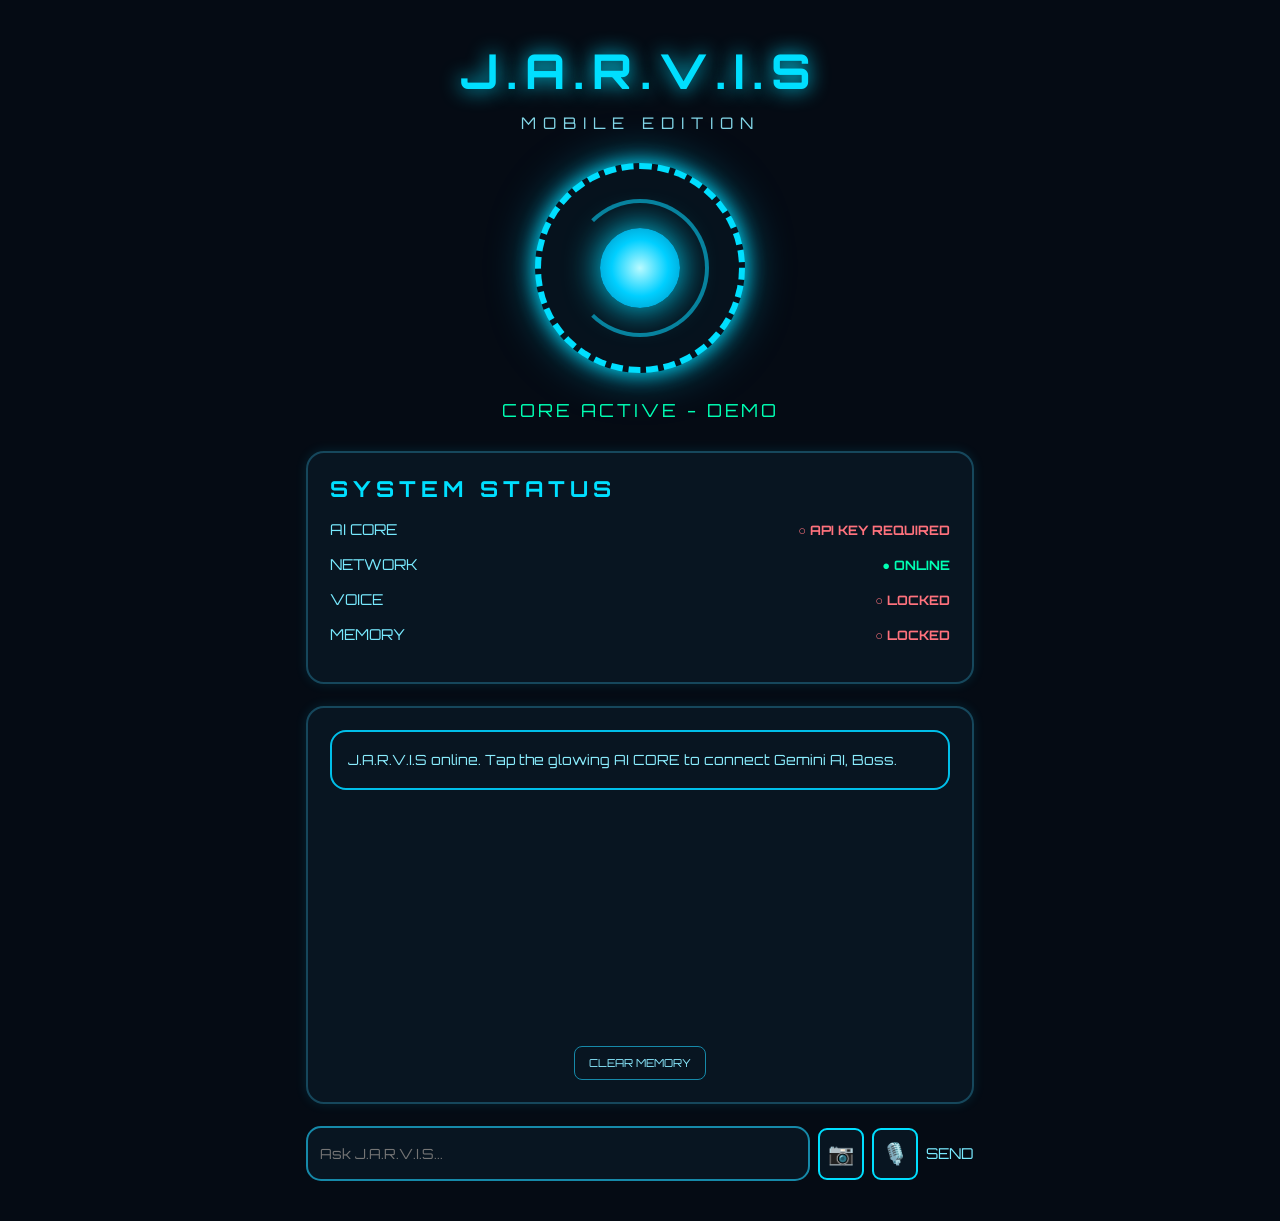
<file: index.html>
<!DOCTYPE html>
<html lang="en">
<head>
<meta charset="UTF-8">
<meta name="viewport" content="width=device-width, initial-scale=1, viewport-fit=cover">
<meta name="theme-color" content="#050b14">
<title>J.A.R.V.I.S - Mobile Edition</title>
<link rel="preconnect" href="https://fonts.googleapis.com">
<link href="https://fonts.googleapis.com/css2?family=Orbitron:wght@400;500;600;700&display=swap" rel="stylesheet">
<style>
*{margin:0;padding:0;box-sizing:border-box}
body{background:#050b14;color:#78eaff;font-family:'Orbitron',sans-serif;min-height:100vh}
.app{max-width:700px;margin:auto;padding:25px 16px 40px}
.header{text-align:center;margin:15px 0 30px}
.header h1{color:#00dfff;font-size:clamp(30px,8vw,48px);letter-spacing:8px;text-shadow:0 0 20px #00dfff}
.header p{color:#83d7e8;margin-top:12px;letter-spacing:7px;font-size:16px}
.core-section{text-align:center;margin:30px 0}
.core{width:210px;height:210px;position:relative;border-radius:50%;border:6px dashed #00dfff;background:#06121d;box-shadow:0 0 20px #00dfff,0 0 45px rgba(0,210,255,.5);cursor:pointer;touch-action:manipulation;animation:spin 15s linear infinite}
.core-inner{position:absolute;inset:30px;border:4px solid #087f9b;border-left-color:transparent;border-radius:50%}
.core-center{position:absolute;width:80px;height:80px;background:radial-gradient(circle,#b9faff,#00cfff,#0089b7);border-radius:50%;top:50%;left:50%;transform:translate(-50%,-50%);box-shadow:0 0 35px #00dfff}
@keyframes spin{to{transform:rotate(360deg)}}
#coreStatus{margin-top:26px;color:#00ffb3;font-size:18px;letter-spacing:3px}
.panel{background:#081521;border:2px solid #16475c;border-radius:18px;padding:22px;margin:22px 0;box-shadow:0 0 12px rgba(0,210,255,.12)}
.panel h2{color:#00dfff;letter-spacing:5px;font-size:22px;margin-bottom:18px}
.row{display:flex;justify-content:space-between;align-items:center;gap:8px;margin:16px 0;font-size:15px}
.row strong{font-size:13px;text-align:right}
.online{color:#00ffb3}.offline{color:#ff727d}
.chat{min-height:300px;max-height:480px;overflow-y:auto;display:flex;flex-direction:column;gap:14px}
.message{padding:16px;border:2px solid #00bfe9;border-radius:16px;color:#8beeff;font-size:14px;line-height:1.7;overflow-wrap:anywhere;white-space:pre-wrap}
.message.user{color:#fff;border-color:#00ffb3;align-self:flex-end;max-width:90%}
.message.error{color:#ff858e;border-color:#ff727d}
.input-section{display:flex;align-items:center;gap:8px;margin-top:22px}
#msg{flex:1;min-width:0;padding:17px 12px;background:#081521;border:2px solid #1689a9;border-radius:15px;color:#fff;font-family:inherit;font-size:14px;outline:none}
#msg:focus{border-color:#00dfff;box-shadow:0 0 12px #00bfff}
.ibtn{width:46px;height:52px;flex-shrink:0;border:2px solid #00dfff;background:#081521;border-radius:9px;font-size:21px;cursor:pointer}
.ibtn.listening{background:#a51f35;box-shadow:0 0 15px #ff4455}
.send-btn{color:#78eaff;background:transparent;border:none;font-family:inherit;font-size:15px;cursor:pointer}
.clear-btn{display:block;margin:16px auto 0;background:transparent;color:#8beaff;border:1px solid #1689a9;border-radius:8px;padding:9px 14px;font-family:inherit;font-size:11px;cursor:pointer}
.api-overlay{position:fixed;inset:0;background:rgba(0,0,0,.9);display:flex;align-items:center;justify-content:center;padding:20px;z-index:999999;backdrop-filter:blur(8px)}
.api-overlay[hidden]{display:none!important}
.api-box{width:100%;max-width:430px;max-height:85vh;overflow-y:auto;background:#081521;border:2px solid #00dfff;border-radius:20px;padding:25px;text-align:center;box-shadow:0 0 20px #00dfff,0 0 50px rgba(0,210,255,.4)}
.api-box h2{color:#00dfff;font-size:20px;line-height:1.6}
.api-box p{margin:14px 0;font-size:13px}
.api-box label{display:block;text-align:left;margin:18px 0 10px;font-size:12px}
.key-wrapper{display:flex;gap:7px}
#geminiKey{flex:1;min-width:0;padding:14px 10px;background:#020912;border:1px solid #00dfff;color:#fff;border-radius:8px;font-size:13px}
#toggleKey{padding:8px;background:#102b3b;color:#00dfff;border:1px solid #00dfff;border-radius:8px;font-size:11px}
.api-btn{width:100%;padding:14px;margin-top:14px;border-radius:8px;font-family:inherit;cursor:pointer}
.connect-btn{background:#00dfff;color:#001018;border:none;font-weight:bold}
.close-btn{background:transparent;color:#8beaff;border:1px solid #1689a9}
#keyError{color:#ff727d;font-size:12px;line-height:1.6;overflow-wrap:anywhere}
.api-box small{display:block;color:#90aab5;margin-top:14px;line-height:1.6}
button:disabled{opacity:.5;cursor:not-allowed}
@media(max-width:420px){.core{width:185px;height:185px}.panel{padding:18px}.row{font-size:13px}#msg{font-size:12px;padding:14px 9px}.ibtn{width:42px}.send-btn{font-size:12px}}
</style>
</head>
<body>
<main class="app">
  <header class="header"><h1>J.A.R.V.I.S</h1><p>MOBILE EDITION</p></header>

  <section class="core-section">
    <button id="jarvisCore" class="core" type="button" onclick="openApiPopup()" aria-label="Open AI configuration">
      <span class="core-inner"></span><span class="core-center"></span>
    </button>
    <p id="coreStatus">CORE ACTIVE - DEMO</p>
  </section>

  <section class="panel">
    <h2>SYSTEM STATUS</h2>
    <div class="row"><span>AI CORE</span><strong id="aiStatus" class="offline">○ API KEY REQUIRED</strong></div>
    <div class="row"><span>NETWORK</span><strong id="networkStatus" class="online">● ONLINE</strong></div>
    <div class="row"><span>VOICE</span><strong id="voiceStatus" class="offline">○ LOCKED</strong></div>
    <div class="row"><span>MEMORY</span><strong id="memoryStatus" class="offline">○ LOCKED</strong></div>
  </section>

  <section class="panel">
    <div id="chat" class="chat">
      <div class="message ai">J.A.R.V.I.S online. Tap the glowing AI CORE to connect Gemini AI, Boss.</div>
    </div>
    <button id="clear-btn" class="clear-btn" type="button">CLEAR MEMORY</button>
  </section>

  <section class="input-section">
    <input id="msg" type="text" placeholder="Ask J.A.R.V.I.S..." autocomplete="off">
    <input id="img-input" type="file" accept="image/*" hidden>
    <button id="cam-btn" class="ibtn" type="button" aria-label="Analyze image">📷</button>
    <button id="mic-btn" class="ibtn" type="button" aria-label="Voice input">🎙️</button>
    <button id="send" class="send-btn" type="button">SEND</button>
  </section>
</main>

<div id="apiOverlay" class="api-overlay" hidden>
  <div class="api-box">
    <h2>J.A.R.V.I.S CONFIGURATION</h2>
    <p>CONNECT GEMINI AI CORE</p>
    <label for="geminiKey">ENTER GEMINI API KEY</label>
    <div class="key-wrapper">
      <input id="geminiKey" type="password" placeholder="Paste your Gemini API key" autocomplete="off">
      <button id="toggleKey" type="button" onclick="toggleApiVisibility()">SHOW</button>
    </div>
    <button id="saveApiKey" class="api-btn connect-btn" type="button" onclick="connectGemini()">CONNECT AI CORE</button>
    <button class="api-btn close-btn" type="button" onclick="closeApiPopup()">CANCEL</button>
    <p id="keyError"></p>
    <small>Your API key is stored only in this browser on this device. Do not share your API key.</small>
  </div>
</div>

<script>
// Models are tried in order. If a name is "not found", copy the exact ID from Google AI Studio.
const MODELS = ["gemini-4-hydrogen", "gemini-2.5-flash-lite", "gemini-flash-latest"];
const SYSTEM = "You are J.A.R.V.I.S, a helpful personal AI assistant. Address the user respectfully as Boss when appropriate. Give accurate, useful, concise answers.";
const $ = id => document.getElementById(id);
const sleep = ms => new Promise(r => setTimeout(r, ms));

let apiKey = localStorage.getItem("JARVIS_KEY") || "";
let memory = JSON.parse(localStorage.getItem("JARVIS_MEMORY") || "[]");
let busy = false, rec = null, listening = false;

const saveMemory = () => localStorage.setItem("JARVIS_MEMORY", JSON.stringify(memory.slice(-40)));

/* ---------- UI helpers ---------- */
function add(text, type = "ai") {
  const d = document.createElement("div");
  d.className = "message " + type;
  d.textContent = text;
  $("chat").appendChild(d);
  $("chat").scrollTop = $("chat").scrollHeight;
  return d;
}
function setStatus(id, text, state) { $(id).textContent = text; $(id).className = state; }
function updateStatus(on) {
  setStatus("aiStatus", on ? "● CONNECTED" : "○ API KEY REQUIRED", on ? "online" : "offline");
  setStatus("voiceStatus", !rec ? "○ UNSUPPORTED" : on ? "● READY" : "○ LOCKED", rec && on ? "online" : "offline");
  setStatus("memoryStatus", on ? "● ACTIVE" : "○ LOCKED", on ? "online" : "offline");
  $("coreStatus").textContent = on ? "CORE ACTIVE - ONLINE" : "CORE ACTIVE - DEMO";
}
function updateNetwork() { setStatus("networkStatus", navigator.onLine ? "● ONLINE" : "○ OFFLINE", navigator.onLine ? "online" : "offline"); }

/* ---------- API popup ---------- */
window.openApiPopup = () => { $("keyError").textContent = ""; $("apiOverlay").hidden = false; setTimeout(() => $("geminiKey").focus(), 150); };
window.closeApiPopup = () => { $("apiOverlay").hidden = true; };
window.toggleApiVisibility = () => {
  const f = $("geminiKey"), show = f.type === "password";
  f.type = show ? "text" : "password";
  $("toggleKey").textContent = show ? "HIDE" : "SHOW";
};
$("apiOverlay").addEventListener("click", e => { if (e.target === $("apiOverlay")) closeApiPopup(); });
document.addEventListener("keydown", e => { if (e.key === "Escape") closeApiPopup(); });
$("geminiKey").addEventListener("keydown", e => { if (e.key === "Enter") { e.preventDefault(); connectGemini(); } });

/* ---------- Gemini engine: retry + model fallback ---------- */
async function generate(contents) {
  let lastErr = new Error("No response from any model.");
  for (const model of MODELS) {
    for (let attempt = 0; attempt < 3; attempt++) {
      try {
        const res = await fetch("https://generativelanguage.googleapis.com/v1beta/models/" + model + ":generateContent", {
          method: "POST",
          headers: { "Content-Type": "application/json", "x-goog-api-key": apiKey },
          body: JSON.stringify({ system_instruction: { parts: [{ text: SYSTEM }] }, contents })
        });
        const data = await res.json().catch(() => ({}));
        const text = data.candidates?.[0]?.content?.parts?.map(p => p.text || "").join("").trim();
        if (res.ok && text) return text;

        const msg = data.error?.message || (res.ok ? "Empty or blocked response." : "Error " + res.status);
        lastErr = new Error(msg);
        if ((res.status === 400 || res.status === 403) && /api key|permission|billing/i.test(msg)) throw lastErr;
        if ([500, 502, 503, 504].includes(res.status) || /high demand|temporar|unavailable|overloaded/i.test(msg)) {
          await sleep(1000 * 2 ** attempt);   // busy: wait, retry same model
          continue;
        }
        break;                                // 404 / 429 / blocked: next model
      } catch (e) {
        lastErr = e;
        if (/api key|permission|billing/i.test(e.message)) throw e;
        await sleep(1000 * 2 ** attempt);     // network hiccup: retry
      }
    }
  }
  if (/high demand|temporar|unavailable|overloaded|quota|rate|429|503/i.test(lastErr.message))
    throw new Error("All AI models are busy right now. Please try again in a minute.");
  throw lastErr;
}

/* ---------- Connect ---------- */
window.connectGemini = async function () {
  const key = $("geminiKey").value.trim();
  if (!key) { $("keyError").textContent = "Please enter your Gemini API key."; return; }
  if (busy) return;
  busy = true;
  const btn = $("saveApiKey"), previous = apiKey;
  btn.disabled = true; btn.textContent = "CONNECTING..."; $("keyError").textContent = "";
  apiKey = key;
  try {
    const result = await generate([{ role: "user", parts: [{ text: "Reply with exactly: J.A.R.V.I.S AI CORE CONNECTED." }] }]);
    localStorage.setItem("JARVIS_KEY", key);
    updateStatus(true); closeApiPopup(); $("geminiKey").value = "";
    add("J.A.R.V.I.S: " + result);
  } catch (e) {
    apiKey = previous; $("keyError").textContent = e.message;
  } finally {
    busy = false; btn.disabled = false; btn.textContent = "CONNECT AI CORE";
  }
};

/* ---------- Chat (with memory) ---------- */
function ready() {
  if (!apiKey) { add("Please connect Gemini AI using the glowing AI CORE.", "error"); openApiPopup(); return false; }
  if (!navigator.onLine) { add("Internet connection unavailable.", "error"); return false; }
  return !busy;
}

window.sendMessage = async function () {
  const text = $("msg").value.trim();
  if (!text || !ready()) return;
  $("msg").value = "";
  add("YOU: " + text, "user");
  const el = add("J.A.R.V.I.S is processing your request, Boss...");
  busy = true; $("send").disabled = true;
  try {
    const contents = memory.slice(-12).map(m => ({ role: m.role, parts: [{ text: m.text }] }));
    contents.push({ role: "user", parts: [{ text }] });
    const answer = await generate(contents);
    el.textContent = answer;
    memory.push({ role: "user", text }, { role: "model", text: answer });
    saveMemory(); speak(answer);
  } catch (e) {
    el.textContent = "ERROR: " + e.message; el.classList.add("error");
  } finally {
    busy = false; $("send").disabled = false; $("msg").focus();
  }
};
$("send").onclick = sendMessage;
$("msg").addEventListener("keydown", e => { if (e.key === "Enter") { e.preventDefault(); sendMessage(); } });

/* ---------- Vision ---------- */
function shrink(file) {   // resize big phone photos so they upload fast
  return new Promise((resolve, reject) => {
    const img = new Image();
    img.onload = () => {
      const s = Math.min(1, 1024 / Math.max(img.width, img.height)), c = document.createElement("canvas");
      c.width = img.width * s; c.height = img.height * s;
      c.getContext("2d").drawImage(img, 0, 0, c.width, c.height);
      resolve(c.toDataURL("image/jpeg", .85).split(",")[1]);
    };
    img.onerror = () => reject(new Error("Could not read that image."));
    img.src = URL.createObjectURL(file);
  });
}
$("cam-btn").onclick = () => { if (ready() || (apiKey && !busy)) $("img-input").click(); };
$("img-input").onchange = async () => {
  const file = $("img-input").files[0];
  $("img-input").value = "";
  if (!file || !ready()) return;
  const q = $("msg").value.trim() || "What do you see? Describe briefly.";
  $("msg").value = "";
  add("YOU: [IMAGE] " + q, "user");
  const el = add("J.A.R.V.I.S: Analyzing image...");
  busy = true;
  try {
    const data = await shrink(file);
    const answer = await generate([{ role: "user", parts: [{ text: q }, { inline_data: { mime_type: "image/jpeg", data } }] }]);
    el.textContent = answer; speak(answer);
  } catch (e) {
    el.textContent = "ERROR: " + e.message; el.classList.add("error");
  } finally { busy = false; }
};

/* ---------- Clear memory ---------- */
$("clear-btn").onclick = () => {
  memory = []; saveMemory(); $("chat").innerHTML = "";
  add("SYSTEM: Memory cleared.");
};

/* ---------- Voice ---------- */
function speak(text) {
  if (!("speechSynthesis" in window)) return;
  speechSynthesis.cancel();
  const u = new SpeechSynthesisUtterance(text);
  u.lang = "en-IN"; u.rate = 1;
  speechSynthesis.speak(u);
}

const SR = window.SpeechRecognition || window.webkitSpeechRecognition;
if (SR) {
  rec = new SR();
  rec.lang = "en-IN"; rec.continuous = false; rec.interimResults = false;
  rec.onstart = () => { listening = true; $("mic-btn").classList.add("listening"); $("mic-btn").textContent = "🔴"; setStatus("voiceStatus", "● LISTENING", "online"); };
  rec.onresult = e => { $("msg").value = e.results[e.results.length - 1][0].transcript.trim(); sendMessage(); };
  rec.onerror = e => {
    const m = { "not-allowed": "Microphone permission denied. Allow microphone access in browser settings.", "no-speech": "No speech detected. Please try again.", "network": "Speech recognition network error. Check your internet." };
    add("J.A.R.V.I.S: " + (m[e.error] || "Microphone error: " + e.error), "error");
  };
  rec.onend = () => { listening = false; $("mic-btn").classList.remove("listening"); $("mic-btn").textContent = "🎙️"; updateStatus(!!apiKey); };
} else {
  $("mic-btn").disabled = true;
}

$("mic-btn").onclick = () => {
  if (!apiKey) { add("Connect Gemini AI CORE before using voice commands.", "error"); openApiPopup(); return; }
  if (!rec) { add("Speech recognition is not supported in this browser.", "error"); return; }
  if (listening) { rec.stop(); return; }
  if (busy) { add("Please wait for the current AI response.", "error"); return; }
  try { rec.start(); } catch (e) { add("Microphone access failed. Allow microphone permission in site settings.", "error"); }
};

/* ---------- Start ---------- */
window.addEventListener("online", updateNetwork);
window.addEventListener("offline", updateNetwork);
updateNetwork();
updateStatus(!!apiKey);
if (memory.length) {
  $("chat").innerHTML = "";
  memory.forEach(m => add((m.role === "user" ? "YOU: " : "") + m.text, m.role === "user" ? "user" : "ai"));
}
</script>
</body>
</html>
</file>
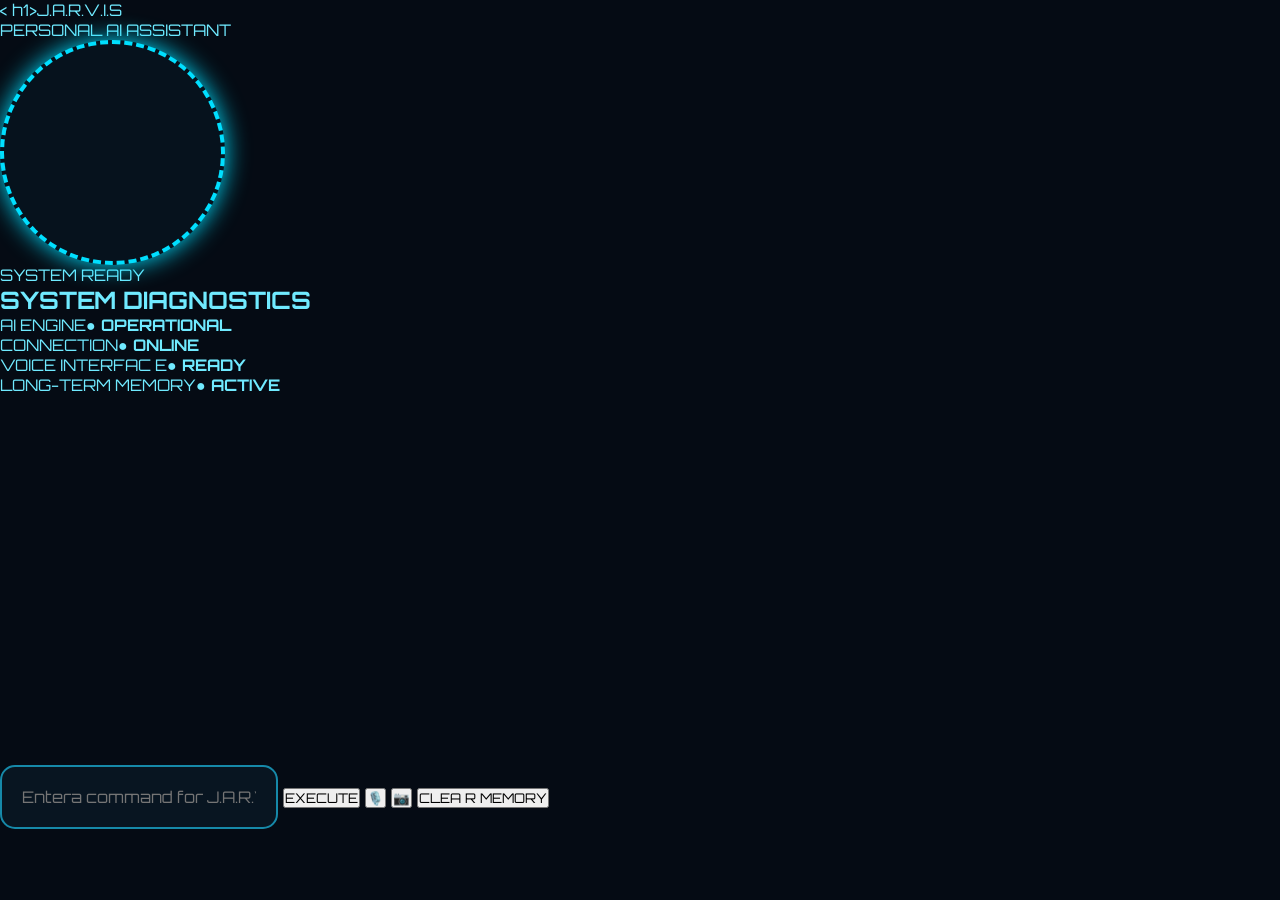
<file: Mike-button.html>
<!DOCTYPE html> <html> <head> <meta charset="UTF-8"> <meta name="viewport" content="width=device-width,
initial-scale=1"> <title>J.A.R.V.I.S</title> <link rel="stylesheet" href="style.css"> </head> <body> <header><
h1>J.A.R.V.I.S</h1><p>PERSONAL AI ASSISTANT</p></header> <div class="core"> <div class="ring r1"></div> <div c
lass="ring r2"></div> <div class="center"></div> </div> <p class="core-text">SYSTEM READY</p> <div class="stat
us"> <h2>SYSTEM DIAGNOSTICS</h2> <div class="row"><span>AI ENGINE</span><b class="on">● OPERATIONAL</b></div>
<div class="row"><span>CONNECTION</span><b class="on">● ONLINE</b></div> <div class="row"><span>VOICE INTERFAC
E</span><b class="on">● READY</b></div> <div class="row"><span>LONG-TERM MEMORY</span><b class="on">● ACTIVE</
b></div> </div> <div class="chat" id="chat"></div> <div class="input-area"> <input id="msg" placeholder="Enter
a command for J.A.R.V.I.S..."> <button id="send">EXECUTE</button> <button id="mic-btn" aria-label="Activate vo
ice input">🎙️</button> <button id="cam-btn" aria-label="Analyze image">📷</button> <button id="clear-btn">CLEA
R MEMORY</button> <input id="img-input" type="file" accept="image/*" style="display:none"> </div> <script src
="script.js"></script> </body> </html>
</file>
<file: style.css>
@import url('https://fonts.googleapis.com/css2?family=Orbitron:wght@400;500;600;700&display=swap');

* {
  margin: 0;
  padding: 0;
  box-sizing: border-box;
}

body {
  background: #050b14;
  color: #70eaff;
  font-family: 'Orbitron', sans-serif;
  min-height: 100vh;
}

.app {
  width: 100%;
  max-width: 700px;
  margin: auto;
  padding: 25px 20px;
}

.header {
  text-align: center;
  margin: 15px 0 30px;
}

.header h1 {
  color: #00d9ff;
  font-size: clamp(30px, 8vw, 44px);
  letter-spacing: 8px;
  text-shadow: 0 0 20px #00cfff;
}

.header p {
  margin-top: 10px;
  letter-spacing: 7px;
  color: #80cbdc;
}

/* CORE */

.core-section {
  text-align: center;
  margin-bottom: 28px;
}

.core {
  position: relative;
  width: 225px;
  height: 225px;
  border-radius: 50%;
  border: 4px dashed #00dfff;
  background: #06121d;
  box-shadow: 0 0 25px #00dfff;
  cursor: pointer;
  animation: rotate 15s linear infinite;
}

.core-inner {
  position: absolute;
  inset: 30px;
  border: 3px solid #087f9b;
  border-left-color: transparent;
  border-radius: 50%;
}

.core-center {
  position: absolute;
  width: 78px;
  height: 78px;
  background: radial-gradient(circle, #b7faff, #00cfff, #0089b7);
  border-radius: 50%;
  top: 50%;
  left: 50%;
  transform: translate(-50%, -50%);
  box-shadow: 0 0 35px #00dfff;
}

.core:active {
  transform: scale(.94);
}

@keyframes rotate {
  to { rotate: 360deg; }
}

#coreStatus {
  color: #00ffb3;
  font-size: 18px;
  margin-top: 25px;
  letter-spacing: 3px;
}

/* PANELS */

.panel {
  border: 2px solid #16475c;
  border-radius: 17px;
  background: #081521;
  padding: 25px;
  margin-bottom: 25px;
  box-shadow: 0 0 10px #003044;
}

.status-panel h2 {
  color: #00dfff;
  letter-spacing: 5px;
  margin-bottom: 22px;
  font-size: 23px;
}

.status-row {
  display: flex;
  justify-content: space-between;
  align-items: center;
  gap: 8px;
  margin: 20px 0;
  font-size: 16px;
}

.status-row strong {
  font-size: 14px;
  text-align: right;
}

.online {
  color: #00ffb3;
}

.offline {
  color: #ff727d;
}

.active {
  color: #00ffb3;
}

/* CHAT */

.chat-panel {
  min-height: 420px;
}

.chat {
  min-height: 370px;
  max-height: 450px;
  overflow-y: auto;
  display: flex;
  flex-direction: column;
  gap: 15px;
}

.message {
  border: 2px solid #00bfe9;
  border-radius: 17px;
  padding: 20px;
  line-height: 1.8;
  overflow-wrap: anywhere;
}

.message.user {
  color: #fff;
  border-color: #00ffb3;
  align-self: flex-end;
  max-width: 90%;
}

.message.ai {
  color: #8beeff;
  align-self: stretch;
}

.message.error-message {
  border-color: #ff727d;
  color: #ff929b;
}

/* INPUT */

.input-section {
  display: flex;
  align-items: center;
  gap: 10px;
}

#msg {
  flex: 1;
  min-width: 0;
  padding: 20px;
  background: #081521;
  border: 2px solid #1689a9;
  border-radius: 15px;
  color: #fff;
  font-family: inherit;
  font-size: 16px;
  outline: none;
}

#msg:focus {
  border-color: #00dfff;
  box-shadow: 0 0 12px #00bfff;
}

button {
  font-family: inherit;
}

.mic-btn {
  min-width: 48px;
  height: 55px;
  background: #081521;
  border: 2px solid #00cfff;
  border-radius: 8px;
  font-size: 22px;
  cursor: pointer;
}

.mic-btn.listening {
  background: #b52636;
  box-shadow: 0 0 15px #ff4455;
}

.send-btn {
  background: transparent;
  color: #73eaff;
  border: none;
  font-size: 17px;
  cursor: pointer;
}

/* API DIALOG */

#apiDialog {
  width: min(90%, 440px);
  margin: auto;
  background: #081521;
  color: #83eaff;
  border: 2px solid #00dfff;
  border-radius: 18px;
  padding: 0;
  box-shadow: 0 0 35px #00bfff;
}

#apiDialog::backdrop {
  background: rgba(0, 0, 0, .88);
  backdrop-filter: blur(6px);
}

.dialog-content {
  padding: 25px;
  text-align: center;
}

.dialog-content h2 {
  color: #00dfff;
  font-size: 19px;
  line-height: 1.6;
}

.dialog-content p {
  margin: 15px 0;
}

.dialog-content label {
  display: block;
  text-align: left;
  margin: 20px 0 10px;
  font-size: 12px;
}

.key-wrapper {
  display: flex;
  gap: 5px;
}

#geminiKey {
  width: 100%;
  min-width: 0;
  padding: 14px;
  background: #020912;
  border: 1px solid #00dfff;
  color: white;
  border-radius: 8px;
}

#toggleKey {
  background: #123044;
  color: #00dfff;
  border: 1px solid #00dfff;
  border-radius: 8px;
  padding: 8px;
}

.primary-btn,
.secondary-btn {
  width: 100%;
  padding: 14px;
  margin-top: 15px;
  border-radius: 8px;
  cursor: pointer;
}

.primary-btn {
  background: #00cfff;
  color: #001018;
  border: none;
  font-weight: bold;
}

.secondary-btn {
  background: transparent;
  color: #8beaff;
  border: 1px solid #1689a9;
}

.error {
  color: #ff727d;
  font-size: 12px;
}

.dialog-content small {
  display: block;
  margin-top: 15px;
  color: #91aab5;
  line-height: 1.6;
}

@media(max-width: 380px) {
  .app {
    padding: 18px 12px;
  }

  .panel {
    padding: 18px;
  }

  .status-row {
    font-size: 13px;
  }

  .status-row strong {
    font-size: 11px;
  }

  .core {
    width: 190px;
    height: 190px;
  }

  #msg {
    padding: 14px 10px;
    font-size: 13px;
  }

  .send-btn {
    font-size: 13px;
  }
}
</file>
